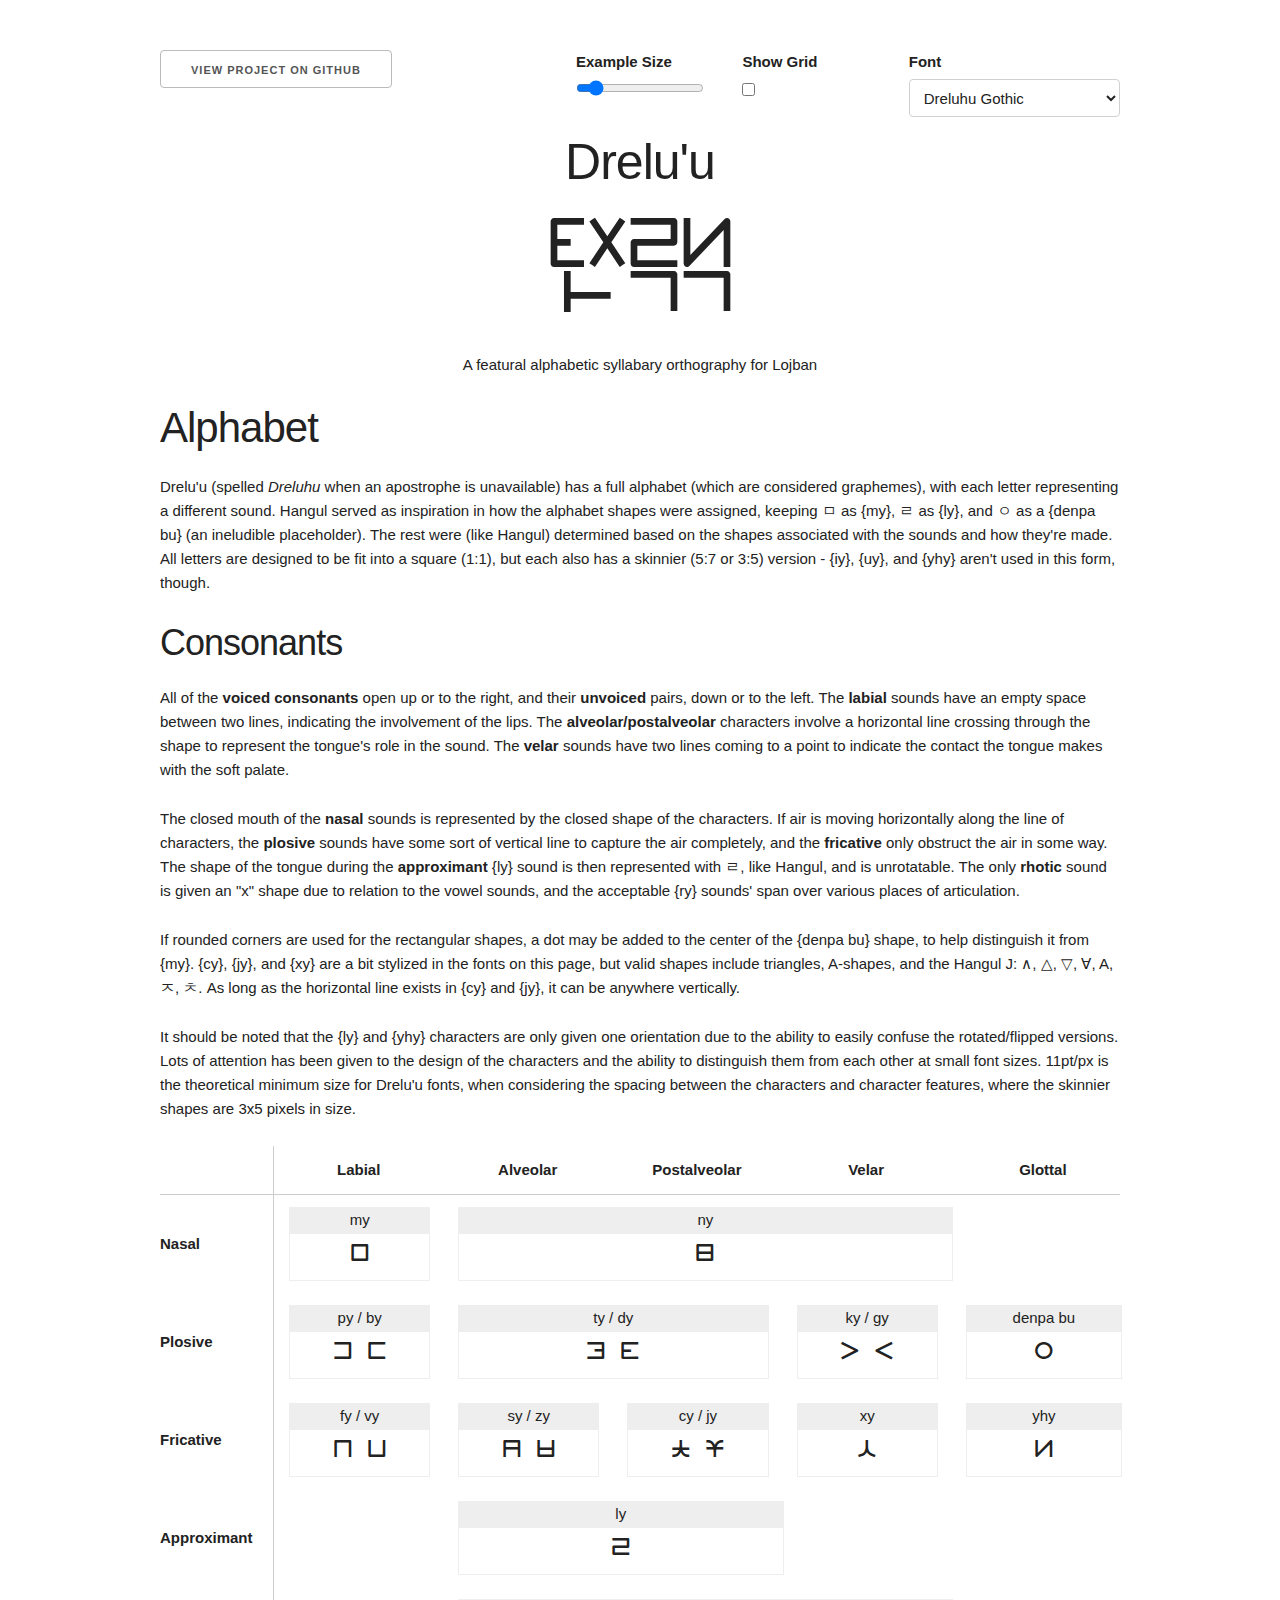
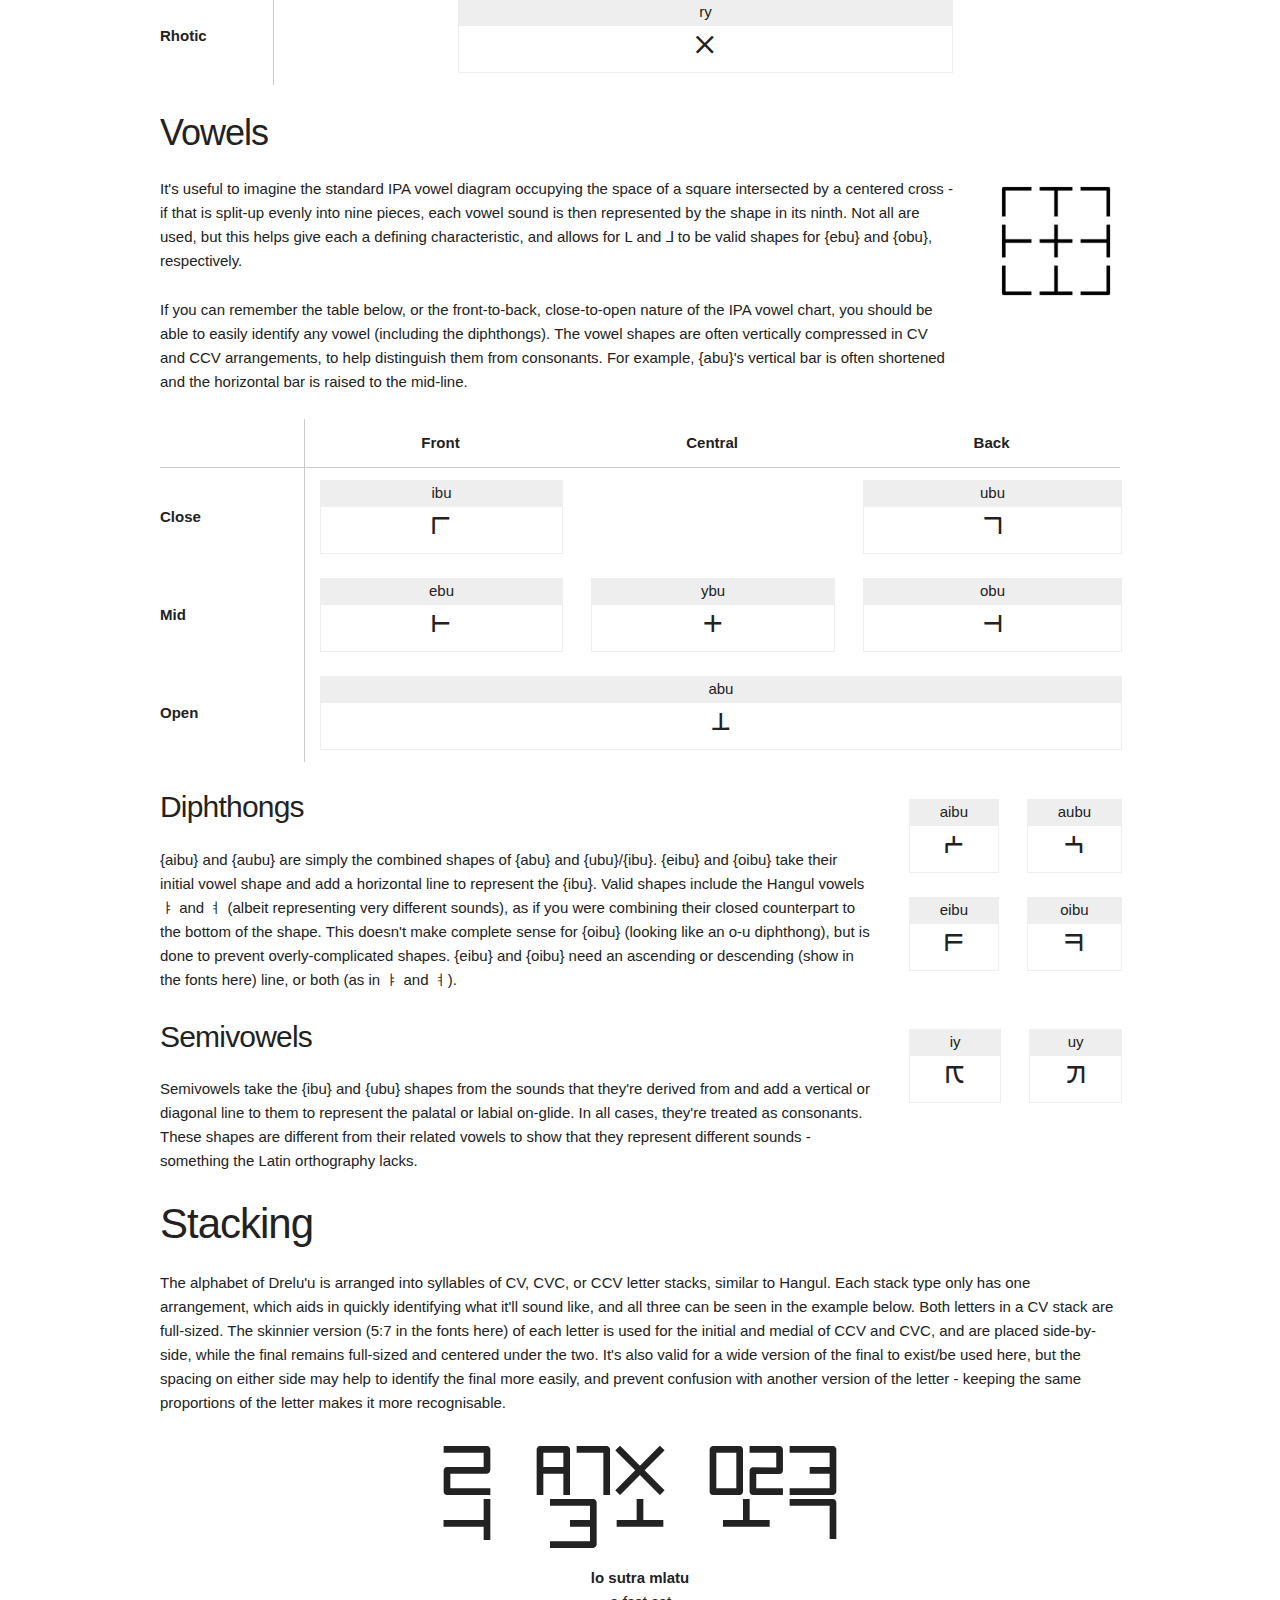
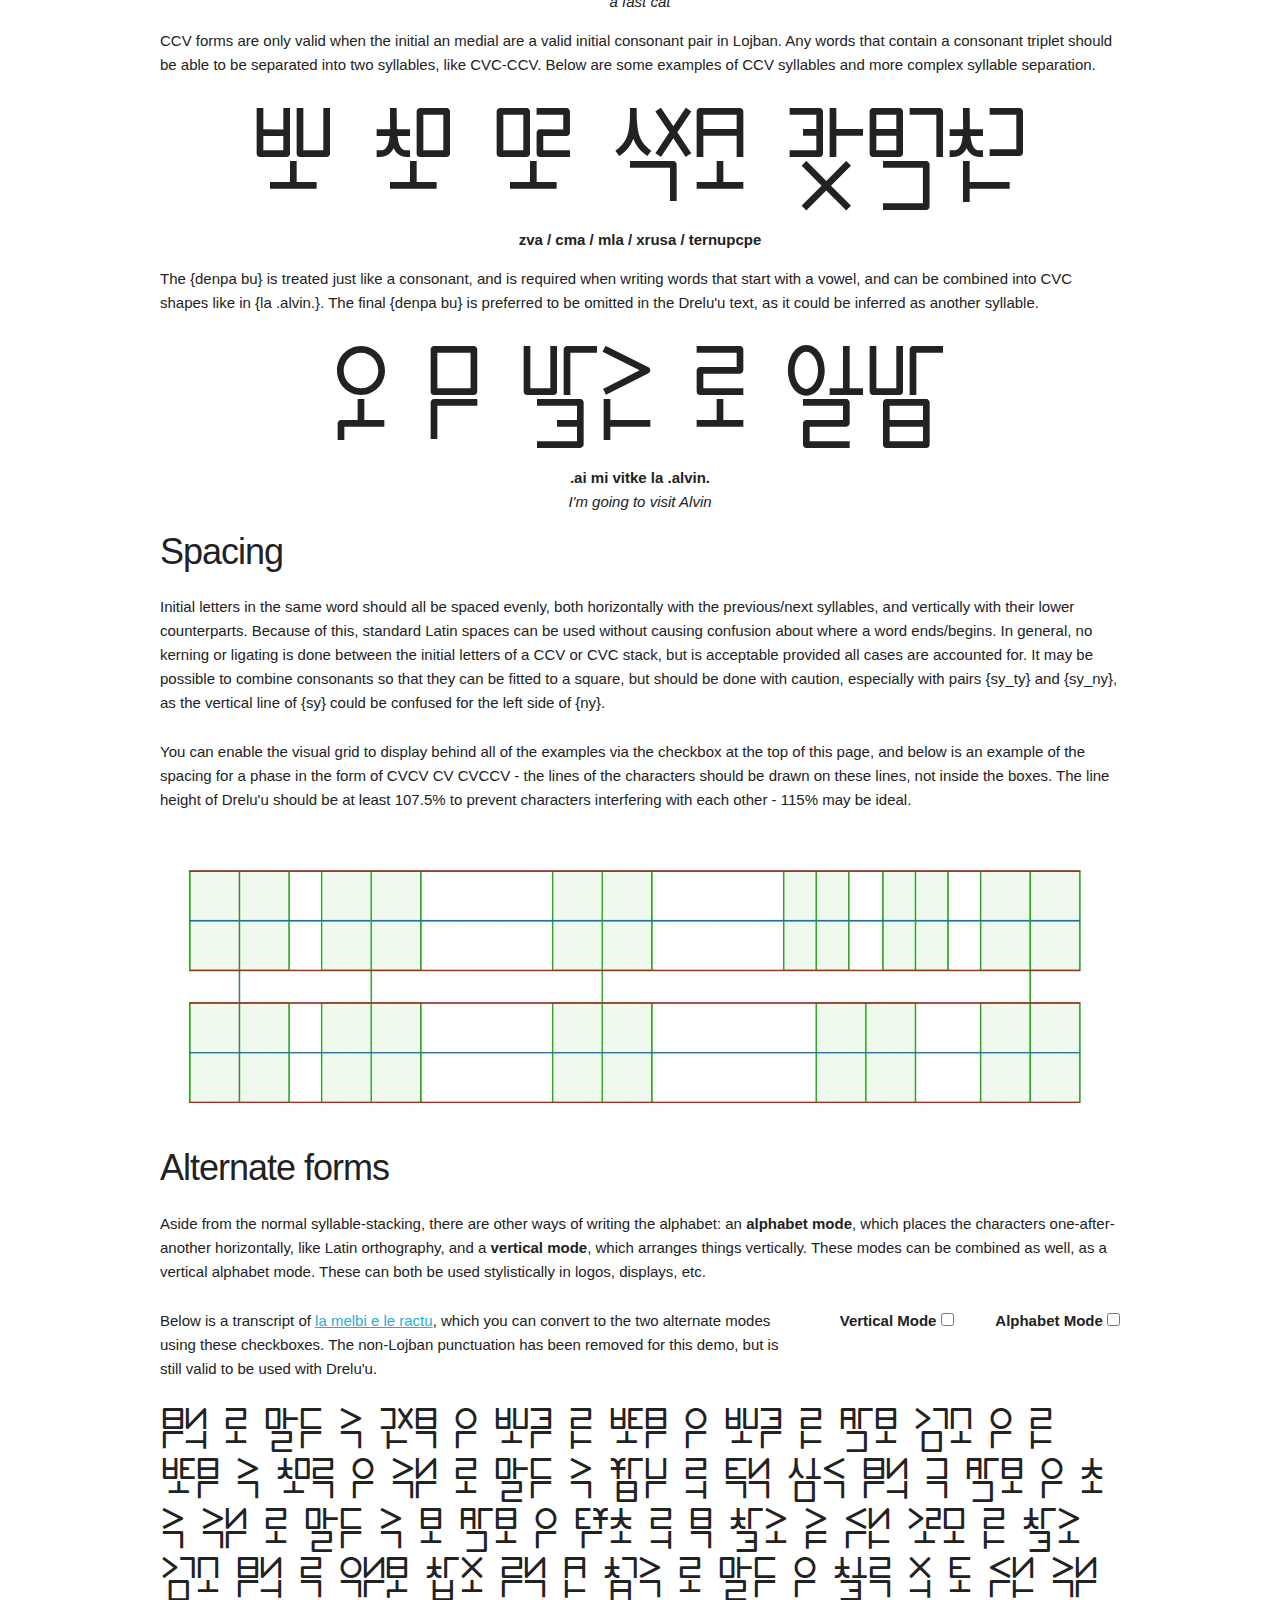
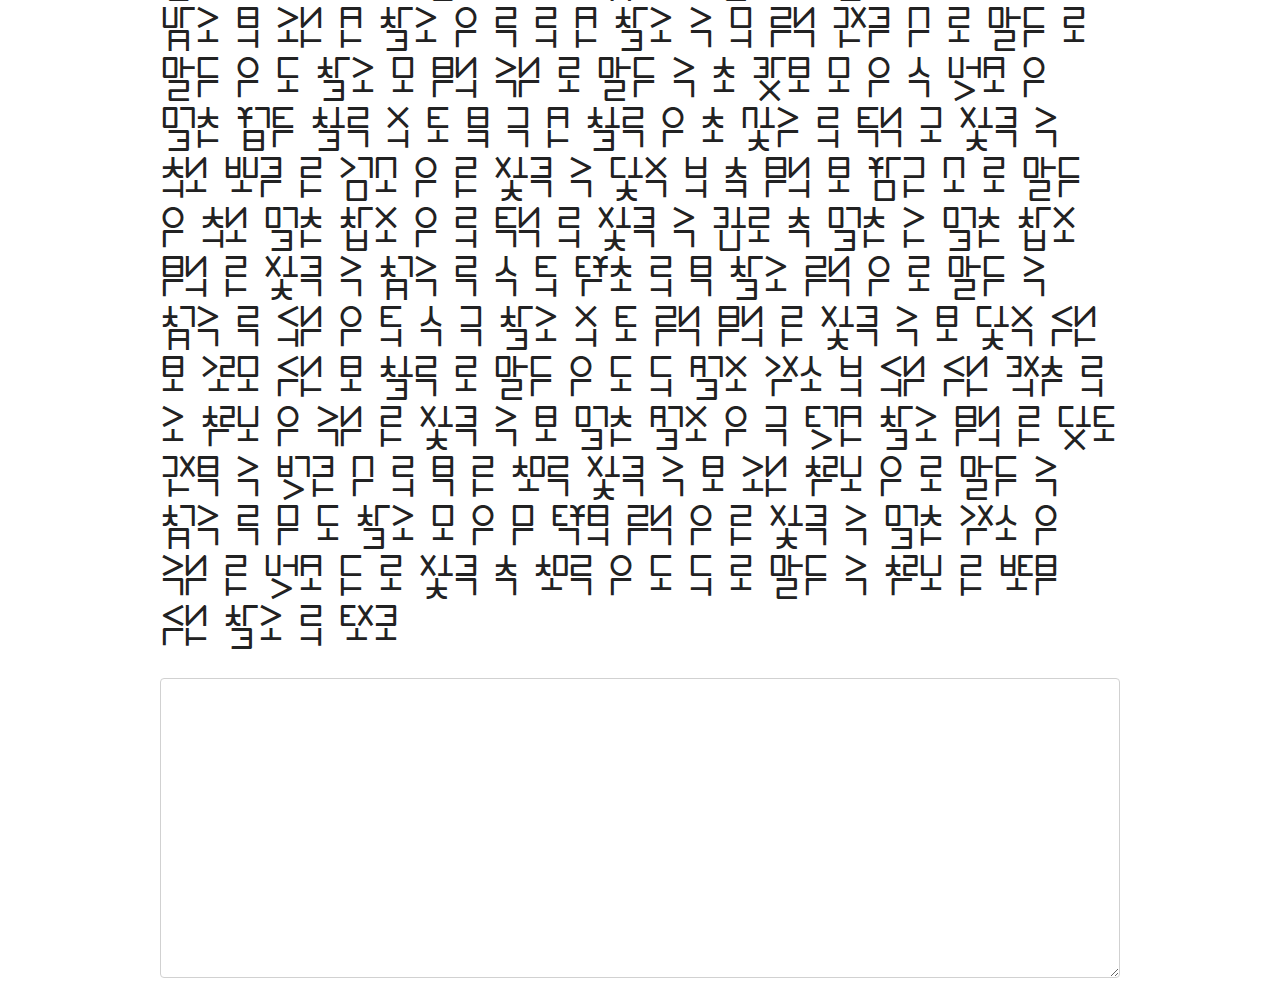
<file: index.html>
<!DOCTYPE html>
<html lang="en">
<head>

  <!-- Basic Page Needs
    –––––––––––––––––––––––––––––––––––––––––––––––––– -->
    <meta charset="utf-8">
    <title>Drelu'u - An alphabetic syllabary orthography for Lojban</title>
    <meta name="description" content="">
    <meta name="author" content="">

  <!-- Mobile Specific Metas
    –––––––––––––––––––––––––––––––––––––––––––––––––– -->
    <meta name="viewport" content="width=device-width, initial-scale=1">

  <!-- FONT
    –––––––––––––––––––––––––––––––––––––––––––––––––– -->
    <!--link href="https://fonts.googleapis.com/css?family=Raleway:400,300,600" rel="stylesheet" type="text/css"-->

  <!-- CSS
    –––––––––––––––––––––––––––––––––––––––––––––––––– -->
    <link rel="stylesheet" href="css/normalize.css">
    <link rel="stylesheet" href="css/skeleton.css">
    <link rel="stylesheet" href="css/ime.css">

  <!-- Favicon
    –––––––––––––––––––––––––––––––––––––––––––––––––– -->
    <!--link rel="icon" type="image/png" href="images/favicon.png"-->


  </head>
  <body>

    <div class="container">

      <div class="row">
        <div class="columns five">

          <a href="https://github.com/jackhumbert/dreluhu" class="button">View Project on Github</a>
        </div>
        <div class="columns two">
          <label>Example Size</label>
          <input type="range" value="100" id="font-size" min="15" max="800" class="u-full-width" />
        </div>
        <div class="columns two">
          <label for="show-grid">Show Grid</label>
          <input type="checkbox" id="show-grid" />
        </div>
        <div class="columns three">
          <label>Font</label>
          <select id="font-selector" class="u-full-width">
            <option value="Dreluhu Ming">Dreluhu Ming</option>
            <option value="Dreluhu Gothic" selected>Dreluhu Gothic</option>
            <option value="Dreluhu Future">Dreluhu Future</option>
          </select>
        </div>
      </div>

      <h1>Drelu'u</h1>
      <div class="figure"><div class="dlh"><upper></upper><lower></lower><ccv></ccv><cv class="ccv"></cv><cv class="ccvcv"></cv></div></div>

      <p class="center">A featural alphabetic syllabary orthography for Lojban</p>

      <h2>Alphabet</h2>

      <p>Drelu'u (spelled <i>Dreluhu</i> when an apostrophe is unavailable) has a full alphabet (which are considered graphemes), with each letter representing a different sound. Hangul served as inspiration in how the alphabet shapes were assigned, keeping ㅁ as {my}, ㄹ as {ly}, and ㅇ as a {denpa bu} (an ineludible placeholder). The rest were (like Hangul) determined based on the shapes associated with the sounds and how they're made. All letters are designed to be fit into a square (1:1), but each also has a skinnier (5:7 or 3:5) version - {iy}, {uy}, and {yhy} aren't used in this form, though.</p>

      <h3>Consonants</h3>

      <p>All of the <b>voiced consonants</b> open up or to the right, and their <b>unvoiced</b> pairs, down or to the left. The <b>labial</b> sounds have an empty space between two lines, indicating the involvement of the lips. The <b>alveolar/postalveolar</b> characters involve a horizontal line crossing through the shape to represent the tongue's role in the sound. The <b>velar</b> sounds have two lines coming to a point to indicate the contact the tongue makes with the soft palate.</p>

      <p>The closed mouth of the <b>nasal</b> sounds is represented by the closed shape of the characters. If air is moving horizontally along the line of characters, the <b>plosive</b> sounds have some sort of vertical line to capture the air completely, and the <b>fricative</b> only obstruct the air in some way. The shape of the tongue during the <b>approximant</b> {ly} sound is then represented with ㄹ, like Hangul, and is unrotatable. The only <b>rhotic</b> sound is given an "x" shape due to relation to the vowel sounds, and the acceptable {ry} sounds' span over various places of articulation.</p>

      <p>If rounded corners are used for the rectangular shapes, a dot may be added to the center of the {denpa bu} shape, to help distinguish it from {my}. {cy}, {jy}, and {xy} are a bit stylized in the fonts on this page, but valid shapes include triangles, A-shapes, and the Hangul J: ∧, △, ▽, ∀, A, ㅈ, ㅊ. As long as the horizontal line exists in {cy} and {jy}, it can be anywhere vertically.</p>

      <p>It should be noted that the {ly} and {yhy} characters are only given one orientation due to the ability to easily confuse the rotated/flipped versions. Lots of attention has been given to the design of the characters and the ability to distinguish them from each other at small font sizes. 11pt/px is the theoretical minimum size for Drelu'u fonts, when considering the spacing between the characters and character features, where the skinnier shapes are 3x5 pixels in size.</p>

      <table class="characters">
        <thead>
          <th></th>
          <th>Labial</th>
          <th>Alveolar</th>
          <th>Post&shy;alveolar</th>
          <th>Velar</th>
          <th>Glottal</th>
        </thead>
        <tbody>
          <tr>
            <th>Nasal</th>
            <td><div class="character-legend">my</div><div class="character">&#xeb70;</div></td>
            <td colspan="3"><div class="character-legend">ny</div><div class="character">&#xeb60;</div></td>
          </tr>
          <tr>
            <th>Plosive</th>
            <td><div class="character-legend">py / by</div><div class="character">&#xeb72; &#xeb71;</div></td>
            <td colspan="2"><div class="character-legend">ty / dy</div><div class="character">&#xeb62; &#xeb61;</div></td>
            <td><div class="character-legend">ky / gy</div><div class="character">&#xeb75; &#xeb65;</div></td>
            <td><div class="character-legend">denpa bu</div><div class="character">&#xeb7f;</div></td>
          </tr>
          <tr>
            <th>Fricative</th>
            <td><div class="character-legend">fy / vy</div><div class="character">&#xeb74; &#xeb73;</div></td>
            <td><div class="character-legend">sy / zy</div><div class="character">&#xeb64; &#xeb63;</div></td>
            <td><div class="character-legend">cy / jy</div><div class="character">&#xeb76; &#xeb66;</div></td>
            <td><div class="character-legend">xy</div><div class="character">&#xeb67;</div></td>
            <td><div class="character-legend">yhy</div><div class="character">&#xeb77;</div></td>
          </tr>
          <tr>
            <th>Approxi&shy;mant</th>
            <td></td>
            <td colspan="2"><div class="character-legend">ly</div><div class="character">&#xeb79;</div></td>
          </tr>
          <tr>
            <th>Rhotic</th>
            <td></td>
            <td colspan="3"><div class="character-legend">ry</div><div class="character">&#xeb69;</div></td>
          </tr>
        </tbody>
      </table>

      <h3>Vowels</h3>

      <div class="row">
        <div class="columns ten">
          <p>It's useful to imagine the standard IPA vowel diagram occupying the space of a square intersected by a centered cross - if that is split-up evenly into nine pieces, each vowel sound is then represented by the shape in its ninth. Not all are used, but this helps give each a defining characteristic, and allows for L and ⅃ to be valid shapes for {ebu} and {obu}, respectively.</p>

          <p>If you can remember the table below, or the front-to-back, close-to-open nature of the IPA vowel chart, you should be able to easily identify any vowel (including the diphthongs). The vowel shapes are often vertically compressed in CV and CCV arrangements, to help distinguish them from consonants. For example, {abu}'s vertical bar is often shortened and the horizontal bar is raised to the mid-line.</p>
        </div>
        <div class="columns two">
          <img src="vowel-box.jpg" class="u-full-width" />
        </div>
      </div>

      <table class="characters">
        <thead>
          <th></th>
          <th>Front</th>
          <th>Central</th>
          <th>Back</th>
        </thead>
        <tbody>
          <tr>
            <th>Close</th>
            <td><div class="character-legend">ibu</div><div class="character">&#xeb6c;</div></td>
            <td></td>
            <td><div class="character-legend">ubu</div><div class="character">&#xeb6d;</div></td>
          </tr>
          <tr>
            <th>Mid</th>
            <td><div class="character-legend">ebu</div><div class="character">&#xeb6a;</div></td>
            <td><div class="character-legend">ybu</div><div class="character">&#xeb6f;</div></td>
            <td><div class="character-legend">obu</div><div class="character">&#xeb6b;</div></td>
          </tr>
          <tr>
            <th>Open</th>
            <td colspan="3"><div class="character-legend">abu</div><div class="character">&#xeb6e;</div></td>
          </tr>
        </tbody>
      </table>


      <div class="row">
        <div class="columns nine">
          <h4>Diphthongs</h4>
          <p>{aibu} and {aubu} are simply the combined shapes of {abu} and {ubu}/{ibu}. {eibu} and {oibu} take their initial vowel shape and add a horizontal line to represent the {ibu}. Valid shapes include the Hangul vowels ㅑ and ㅕ (albeit representing very different sounds), as if you were combining their closed counterpart to the bottom of the shape. This doesn't make complete sense for {oibu} (looking like an o-u diphthong), but is done to prevent overly-complicated shapes. {eibu} and {oibu} need an ascending or descending (show in the fonts here) line, or both (as in ㅑ and ㅕ).</p>
        </div>
        <div class="columns three">
          <table class="characters">      
            <tbody>
              <tr>
                <td><div class="character-legend">aibu</div><div class="character">&#xeb7a;</div></td>
                <td><div class="character-legend">aubu</div><div class="character">&#xeb7d;</div></td>
              </tr>
              <tr>
                <td><div class="character-legend">eibu</div><div class="character">&#xeb7b;</div></td>
                <td><div class="character-legend">oibu</div><div class="character">&#xeb7c;</div></td>
              </tr>
            </tbody>
          </table>
        </div>
      </div>
      <div class="row">
        <div class="columns nine">
          <h4>Semivowels</h4>
          <p>Semivowels take the {ibu} and {ubu} shapes from the sounds that they're derived from and add a vertical or diagonal line to them to represent the palatal or labial on-glide. In all cases, they're treated as consonants. These shapes are different from their related vowels to show that they represent different sounds - something the Latin orthography lacks.</p>
        </div>
        <div class="columns three">
          <table class="characters">      
            <tbody>
              <tr>
                <td><div class="character-legend">iy</div><div class="character">&#xeb68;</div></td>
                <td><div class="character-legend">uy</div><div class="character">&#xeb78;</div></td>
              </tr>
            </tbody>
          </table>
        </div>
      </div>

      <h2>Stacking</h2>

      <p>The alphabet of Drelu'u is arranged into syllables of CV, CVC, or CCV letter stacks, similar to Hangul. Each stack type only has one arrangement, which aids in quickly identifying what it'll sound like, and all three can be seen in the example below. Both letters in a CV stack are full-sized. The skinnier version (5:7 in the fonts here) of each letter is used for the initial and medial of CCV and CVC, and are placed side-by-side, while the final remains full-sized and centered under the two. It's also valid for a wide version of the final to exist/be used here, but the spacing on either side may help to identify the final more easily, and prevent confusion with another version of the letter - keeping the same proportions of the letter makes it more recognisable.</p>

      <div class="figure">
        <div class="dlh"><upper></upper><lower></lower><cv></cv> <ccv></ccv><cv class="ccv"></cv> <ccv></ccv><cv class="ccv"></cv></div>
        <div class="jbo">lo sutra mlatu</div>
        <div class="eng">a fast cat</div>
      </div>

      <p>CCV forms are only valid when the initial an medial are a valid initial consonant pair in Lojban. Any words that contain a consonant triplet should be able to be separated into two syllables, like CVC-CCV. Below are some examples of CCV syllables and more complex syllable separation.</p>      

      <div class="figure">
        <div class="dlh"><upper></upper><lower></lower><ccv></ccv> <ccv></ccv> <ccv></ccv> <ccv></ccv><cv class="ccv"></cv> <ccv></ccv><ccv class="ccv"></ccv><ccv class="ccvccv"></ccv></div>
        <div class="jbo">zva / cma / mla / xrusa / ternupcpe</div>
      </div>

      <p>The {denpa bu} is treated just like a consonant, and is required when writing words that start with a vowel, and can be combined into CVC shapes like in {la .alvin.}. The final {denpa bu} is preferred to be omitted in the Drelu'u text, as it could be inferred as another syllable.</p>

      <div class="figure">
        <div class="dlh"><upper></upper><lower></lower><cv></cv> <cv></cv> <ccv></ccv><cv class="ccv"></cv> <cv></cv> <ccv></ccv><ccv class="ccv"></ccv></div>
        <div class="jbo">.ai mi vitke la .alvin.</div>
        <div class="eng">I'm going to visit Alvin</div>
      </div>

      <h3>Spacing</h3>

      <p>Initial letters in the same word should all be spaced evenly, both horizontally with the previous/next syllables, and vertically with their lower counterparts. Because of this, standard Latin spaces can be used without causing confusion about where a word ends/begins. In general, no kerning or ligating is done between the initial letters of a CCV or CVC stack, but is acceptable provided all cases are accounted for. It may be possible to combine consonants so that they can be fitted to a square, but should be done with caution, especially with pairs {sy_ty} and {sy_ny}, as the vertical line of {sy} could be confused for the left side of {ny}.</p>

      <p>You can enable the visual grid to display behind all of the examples via the checkbox at the top of this page, and below is an example of the spacing for a phase in the form of CVCV CV CVCCV - the lines of the characters should be drawn on these lines, not inside the boxes. The line height of Drelu'u should be at least 107.5% to prevent characters interfering with each other - 115% may be ideal.</p>

      <img src="alignment.jpg" class="u-full-width" />

      <h3>Alternate forms</h3>

      <p>Aside from the normal syllable-stacking, there are other ways of writing the alphabet: an <b>alphabet mode</b>, which places the characters one-after-another horizontally, like Latin orthography, and a <b>vertical mode</b>, which arranges things vertically. These modes can be combined as well, as a vertical alphabet mode. These can both be used stylistically in logos, displays, etc.</p>

      <div class="row">
        <div class="columns eight">
          <p>Below is a transcript of <a href="http://foldr.moe/la-melbi-e-le-ractu/">la melbi e le ractu</a>, which you can convert to the two alternate modes using these checkboxes. The non-Lojban punctuation has been removed for this demo, but is still valid to be used with Drelu'u.</p>
        </div>
        <div class="columns two">
          <label class="u-pull-right">Vertical Mode <input type="checkbox" id="vertical-mode" /></label>
        </div>
        <div class="columns two">
          <label class="u-pull-right">Alphabet Mode <input type="checkbox" id="alphabet-mode" /></label>
        </div>
      </div>

      <p class="dlh" id="full-example">    
   
    
    
        
  
        
          
        
          
             
   
        
  
         
           
      
     
   
           
            
              
             
           
       
   
               
             
              
  
         </p>

      <textarea id="textarea" class="reference"></textarea>

    </div>
    <script>

      function hasClass(ele, cls) {
        return !!ele.className.match(new RegExp('(\\s|^)'+cls+'(\\s|$)'));
      }

      function addClass(ele, cls) {
        if (!hasClass(ele,cls)) ele.className += " "+cls;
      }

      function removeClass(ele, cls) {
        if (hasClass(ele,cls)) {
          var reg = new RegExp('(\\s|^)'+cls+'(\\s|$)');
          ele.className=ele.className.replace(reg,' ');
        }
      }

      function toggleClass(ele, cls) {
        if (hasClass(ele,cls))
          removeClass(ele,cls);
        else
          addClass(ele,cls);
      }

      function updateSize(e) {
       document.documentElement.style.setProperty('--size', this.value + "px");
     }

     function updateGrid(e) {
      var items = [].slice.call(document.getElementsByClassName("dlh"));
      if (show_grid.checked)
        items.forEach(item => addClass(item, "grid"));
      else
        items.forEach(item => removeClass(item, "grid"));
    }

    function updateFont(e) {
     document.documentElement.style.setProperty('--selected-font', this.value);
   }

   var font_size_input = document.getElementById('font-size');
   font_size_input.addEventListener('change', updateSize);
   font_size_input.addEventListener('mousemove', updateSize);

   var show_grid = document.getElementById('show-grid');
   show_grid.addEventListener('change', updateGrid);

   var font_selector = document.getElementById('font-selector');
   font_selector.addEventListener('change', updateFont);

   var vertical_mode = document.getElementById('vertical-mode');
   vertical_mode.addEventListener('change', function(e) {
      var p = document.getElementById("full-example");
      if (this.checked)
        addClass(p, "vertical-mode");
      else
        removeClass(p, "vertical-mode");
   });

   var vertical_mode = document.getElementById("alphabet-mode");
   vertical_mode.addEventListener('change', function(e) {
      var p = document.getElementById("full-example");
      if (this.checked)
        addClass(p, "alphabet-mode");
      else
        removeClass(p, "alphabet-mode");
   });

   HTMLTextAreaElement.prototype.insertAtCaret = function (text) {
    if (this.selectionStart || this.selectionStart === 0) {
      var startPos = this.selectionStart,
      endPos   = this.selectionEnd,
      before   = this.value.substring(0, startPos),
      after    = this.value.substring(endPos, this.value.length);
      this.value = before + text + after;
      this.selectionStart = startPos + text.length;
      this.selectionEnd   = startPos + text.length;
    } else {
      this.value += text;
    }
  };

// Global Helpers

var log = console.log.bind(console);

function id (x) {
  return x;
}

function trim (str) {
  return str.trim();
}

function toArray (list) {
  return Array.prototype.slice.apply(list);
}

function Q (sel, parent) {
  return toArray((parent || document).querySelectorAll(sel));
};

function comp (a, b) {
  return function (x) { return a(b(x)); }
}

function defer (λ) {
  return setTimeout(λ, 0);
}

function deferOf (λ) {
  return function () { defer(λ); };
}

var ta = document.getElementById("textarea");

const UNICODE_START = 0xEB60;
const lerfu_index = "ndtzsgjx reoiuaymbpvfkc' l    ,.";
const allowable = "():;\"?!<>[]{}«»";

function latinConvert(c) {
  if (c.codePointAt(0) >= UNICODE_START || (allowable.indexOf(c) >= 0)) {
    return c;
  }
  if (c == " ")
    return " ";
  if (c == "h" || c == "H")
    c = "'";
  if (lerfu_index.indexOf(c.toLowerCase()) >= 0)
    return String.fromCodePoint(UNICODE_START + lerfu_index.indexOf(c.toLowerCase()));
  if (c == "\n")
    return "\n";
  if (c == "\t")
    return "\t";
  return "";
}

ta.onkeydown = function(event) {
  var kc = event.keyCode;
  var k = event.key;

  if (kc == 8) // backspace
    return true;
  if (kc >= 37 && kc <= 40) // arrow keys
    return true;
  if (event.ctrlKey) // ignore anything with ctrl
    return true;
  if (kc == 13)
    k = "\n";
  if (kc == 9)
    k = "\t";

  ta.insertAtCaret(latinConvert(k));
  return false;
};

ta.onpaste = function(event) {
  var text = undefined;
  if (window.clipboardData && window.clipboardData.getData) { // IE
    text = window.clipboardData.getData('Text');
  } else if (event.clipboardData && event.clipboardData.getData) {
    text = event.clipboardData.getData('text/plain');
  }
  for (var i = 0; i < [...text].length; i++) {
    ta.insertAtCaret(latinConvert([...text][i]));
  }
  return false;
}; 

</script>
</body>
</html>
</file>
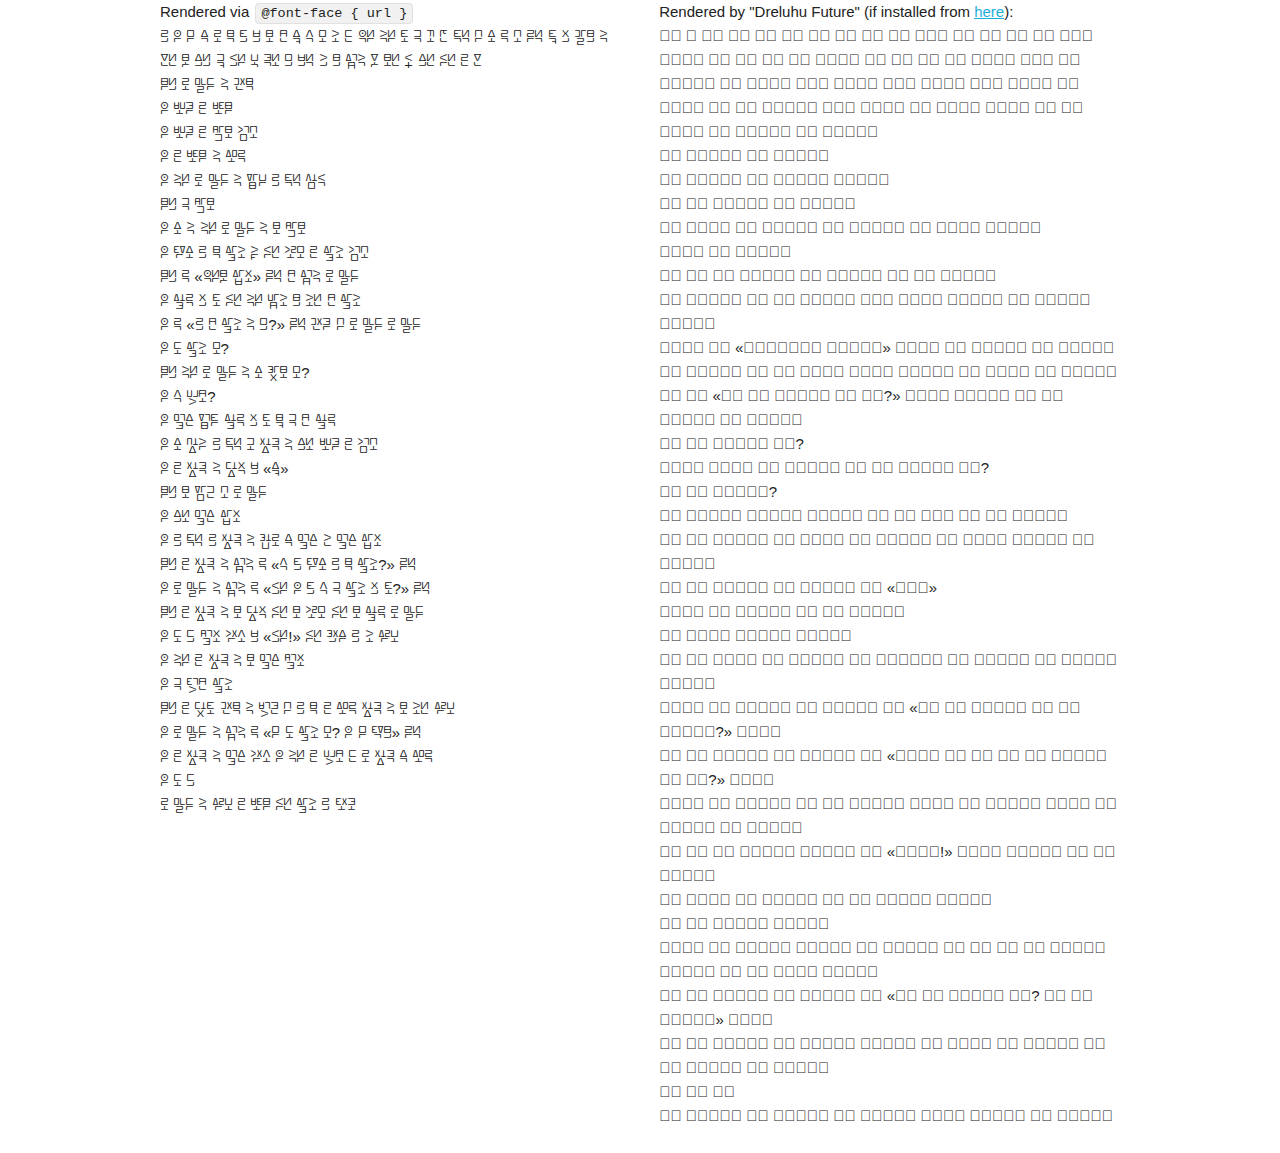
<file: bitmaps.html>
<!DOCTYPE html>
<html lang="en">
<head>

  <!-- Basic Page Needs
  –––––––––––––––––––––––––––––––––––––––––––––––––– -->
  <meta charset="utf-8">
  <title>Embedded Bitmap Test</title>
  <meta name="description" content="">
  <meta name="author" content="">

  <!-- Mobile Specific Metas
  –––––––––––––––––––––––––––––––––––––––––––––––––– -->
  <meta name="viewport" content="width=device-width, initial-scale=1">

  <!-- FONT
  –––––––––––––––––––––––––––––––––––––––––––––––––– -->
  <!--link href="https://fonts.googleapis.com/css?family=Raleway:400,300,600" rel="stylesheet" type="text/css"-->

  <!-- CSS
  –––––––––––––––––––––––––––––––––––––––––––––––––– -->
  <link rel="stylesheet" href="css/normalize.css">
  <link rel="stylesheet" href="css/skeleton.css">

  <!-- Favicon
  –––––––––––––––––––––––––––––––––––––––––––––––––– -->
  <!--link rel="icon" type="image/png" href="images/favicon.png"-->

  <style>
    @font-face { font-family: "font"; font-weight: normal; src: url('future.otf'); }

    .fontface {
      font-family: "Lato", "HelveticaNeue", "Helvetica Neue", Helvetica, Arial, sans-serif, "font";
    }
    .system {
      font-family: "Lato", "HelveticaNeue", "Helvetica Neue", Helvetica, Arial, sans-serif, "Dreluhu Future";
    }
  </style>

</head>
<body>

  <div class="container">

    <div class="row">
      <div class="column one-half">
        <p class="reference fontface">Rendered via <code>@font-face { url }</code><br />
          
















































<br />
    <br />
   <br />
    <br />
    <br />
        <br />
  <br />
        <br />
          <br />
  « »     <br />
          <br />
  «    ?»       <br />
   ?<br />
        ?<br />
  ?<br />
         <br />
           <br />
      «»<br />
     <br />
   <br />
           <br />
      «     ?» <br />
      «       ?» <br />
             <br />
      «!»     <br />
       <br />
   <br />
               <br />
      «   ?   » <br />
              <br />
  <br />
         <br />
      </div>

      <div class="column one-half">
        <p class="reference system">Rendered by "Dreluhu Future" (if installed from <a href="https://github.com/jackhumbert/dreluhu/blob/master/future.otf">here</a>):<br />
          
















































<br />
    <br />
   <br />
    <br />
    <br />
        <br />
  <br />
        <br />
          <br />
  « »     <br />
          <br />
  «    ?»       <br />
   ?<br />
        ?<br />
  ?<br />
         <br />
           <br />
      «»<br />
     <br />
   <br />
           <br />
      «     ?» <br />
      «       ?» <br />
             <br />
      «!»     <br />
       <br />
   <br />
               <br />
      «   ?   » <br />
              <br />
  <br />
         <br />
      </div>
    </div>

  </div>

</body>
</html>
</file>
<file: css/skeleton.css>
/*
* Skeleton V2.0.4
* Copyright 2014, Dave Gamache
* www.getskeleton.com
* Free to use under the MIT license.
* http://www.opensource.org/licenses/mit-license.php
* 12/29/2014
*/


/* Table of contents
––––––––––––––––––––––––––––––––––––––––––––––––––
- Grid
- Base Styles
- Typography
- Links
- Buttons
- Forms
- Lists
- Code
- Tables
- Spacing
- Utilities
- Clearing
- Media Queries
*/


/* Grid
–––––––––––––––––––––––––––––––––––––––––––––––––– */
.container {
  position: relative;
  width: 100%;
  max-width: 960px;
  margin: 0 auto;
  padding: 0 20px;
  box-sizing: border-box; }
.column,
.columns {
  width: 100%;
  float: left;
  box-sizing: border-box; }

/* For devices larger than 400px */
@media (min-width: 400px) {
  .container {
    width: 85%;
    padding: 0; }
}

/* For devices larger than 550px */
@media (min-width: 550px) {
  .container {
    width: 80%; }
  .column,
  .columns {
    margin-left: 4%; }
  .column:first-child,
  .columns:first-child {
    margin-left: 0; }

  .one.column,
  .one.columns                    { width: 4.66666666667%; }
  .two.columns                    { width: 13.3333333333%; }
  .three.columns                  { width: 22%;            }
  .four.columns                   { width: 30.6666666667%; }
  .five.columns                   { width: 39.3333333333%; }
  .six.columns                    { width: 48%;            }
  .seven.columns                  { width: 56.6666666667%; }
  .eight.columns                  { width: 65.3333333333%; }
  .nine.columns                   { width: 74.0%;          }
  .ten.columns                    { width: 82.6666666667%; }
  .eleven.columns                 { width: 91.3333333333%; }
  .twelve.columns                 { width: 100%; margin-left: 0; }

  .one-third.column               { width: 30.6666666667%; }
  .two-thirds.column              { width: 65.3333333333%; }

  .one-half.column                { width: 48%; }

  /* Offsets */
  .offset-by-one.column,
  .offset-by-one.columns          { margin-left: 8.66666666667%; }
  .offset-by-one.column.one,
  .offset-by-one.columns.one      { margin-left: 12.66666666667%; }
  .offset-by-two.column,
  .offset-by-two.columns          { margin-left: 17.3333333333%; }
  .offset-by-three.column,
  .offset-by-three.columns        { margin-left: 26%;            }
  .offset-by-four.column,
  .offset-by-four.columns         { margin-left: 34.6666666667%; }
  .offset-by-five.column,
  .offset-by-five.columns         { margin-left: 43.3333333333%; }
  .offset-by-six.column,
  .offset-by-six.columns          { margin-left: 52%;            }
  .offset-by-seven.column,
  .offset-by-seven.columns        { margin-left: 60.6666666667%; }
  .offset-by-eight.column,
  .offset-by-eight.columns        { margin-left: 69.3333333333%; }
  .offset-by-nine.column,
  .offset-by-nine.columns         { margin-left: 78.0%;          }
  .offset-by-ten.column,
  .offset-by-ten.columns          { margin-left: 86.6666666667%; }
  .offset-by-eleven.column,
  .offset-by-eleven.columns       { margin-left: 95.3333333333%; }

  .offset-by-one-third.column,
  .offset-by-one-third.columns    { margin-left: 34.6666666667%; }
  .offset-by-two-thirds.column,
  .offset-by-two-thirds.columns   { margin-left: 69.3333333333%; }

  .offset-by-one-half.column,
  .offset-by-one-half.columns     { margin-left: 52%; }

}


/* Base Styles
–––––––––––––––––––––––––––––––––––––––––––––––––– */
/* NOTE
html is set to 62.5% so that all the REM measurements throughout Skeleton
are based on 10px sizing. So basically 1.5rem = 15px :) */
html {
  font-size: 62.5%; }
body {
  font-size: 1.5em; /* currently ems cause chrome bug misinterpreting rems on body element */
  line-height: 1.6;
  font-weight: 400;
  color: #222; }


.center {
  text-align: center;
}

/* Typography
–––––––––––––––––––––––––––––––––––––––––––––––––– */
h1, h2, h3, h4, h5, h6 {
  margin-top: 0;
  margin-bottom: 2rem;
  font-weight: 300; }
h1 { font-size: 4.0rem; line-height: 1.2;  letter-spacing: -.1rem;}
h2 { font-size: 3.6rem; line-height: 1.25; letter-spacing: -.1rem; }
h3 { font-size: 3.0rem; line-height: 1.3;  letter-spacing: -.1rem; }
h4 { font-size: 2.4rem; line-height: 1.35; letter-spacing: -.08rem; }
h5 { font-size: 1.8rem; line-height: 1.5;  letter-spacing: -.05rem; }
h6 { font-size: 1.5rem; line-height: 1.6;  letter-spacing: 0; }

/* Larger than phablet */
@media (min-width: 550px) {
  h1 { font-size: 5.0rem; }
  h2 { font-size: 4.2rem; }
  h3 { font-size: 3.6rem; }
  h4 { font-size: 3.0rem; }
  h5 { font-size: 2.4rem; }
  h6 { font-size: 1.5rem; }
}

p {
  margin-top: 0; }


/* Links
–––––––––––––––––––––––––––––––––––––––––––––––––– */
a {
  color: #1EAEDB; }
a:hover {
  color: #0FA0CE; }


/* Buttons
–––––––––––––––––––––––––––––––––––––––––––––––––– */
.button,
button,
input[type="submit"],
input[type="reset"],
input[type="button"] {
  display: inline-block;
  height: 38px;
  padding: 0 30px;
  color: #555;
  text-align: center;
  font-size: 11px;
  font-weight: 600;
  line-height: 38px;
  letter-spacing: .1rem;
  text-transform: uppercase;
  text-decoration: none;
  white-space: nowrap;
  background-color: transparent;
  border-radius: 4px;
  border: 1px solid #bbb;
  cursor: pointer;
  box-sizing: border-box; }
.button:hover,
button:hover,
input[type="submit"]:hover,
input[type="reset"]:hover,
input[type="button"]:hover,
.button:focus,
button:focus,
input[type="submit"]:focus,
input[type="reset"]:focus,
input[type="button"]:focus {
  color: #333;
  border-color: #888;
  outline: 0; }
.button.button-primary,
button.button-primary,
input[type="submit"].button-primary,
input[type="reset"].button-primary,
input[type="button"].button-primary {
  color: #FFF;
  background-color: #33C3F0;
  border-color: #33C3F0; }
.button.button-primary:hover,
button.button-primary:hover,
input[type="submit"].button-primary:hover,
input[type="reset"].button-primary:hover,
input[type="button"].button-primary:hover,
.button.button-primary:focus,
button.button-primary:focus,
input[type="submit"].button-primary:focus,
input[type="reset"].button-primary:focus,
input[type="button"].button-primary:focus {
  color: #FFF;
  background-color: #1EAEDB;
  border-color: #1EAEDB; }


/* Forms
–––––––––––––––––––––––––––––––––––––––––––––––––– */
input[type="email"],
input[type="number"],
input[type="search"],
input[type="text"],
input[type="tel"],
input[type="url"],
input[type="password"],
textarea,
select {
  height: 38px;
  padding: 6px 10px; /* The 6px vertically centers text on FF, ignored by Webkit */
  background-color: #fff;
  border: 1px solid #D1D1D1;
  border-radius: 4px;
  box-shadow: none;
  box-sizing: border-box; }
/* Removes awkward default styles on some inputs for iOS */
input[type="email"],
input[type="number"],
input[type="search"],
input[type="text"],
input[type="tel"],
input[type="url"],
input[type="password"],
textarea {
  -webkit-appearance: none;
     -moz-appearance: none;
          appearance: none; }
textarea {
  min-height: 65px;
  padding-top: 6px;
  padding-bottom: 6px; }
input[type="email"]:focus,
input[type="number"]:focus,
input[type="search"]:focus,
input[type="text"]:focus,
input[type="tel"]:focus,
input[type="url"]:focus,
input[type="password"]:focus,
textarea:focus,
select:focus {
  border: 1px solid #33C3F0;
  outline: 0; }
label,
legend {
  display: block;
  margin-bottom: .5rem;
  font-weight: 600; }
fieldset {
  padding: 0;
  border-width: 0; }
input[type="checkbox"],
input[type="radio"] {
  display: inline; }
label > .label-body {
  display: inline-block;
  margin-left: .5rem;
  font-weight: normal; }


/* Lists
–––––––––––––––––––––––––––––––––––––––––––––––––– */
ul {
  list-style: circle inside; }
ol {
  list-style: decimal inside; }
ol, ul {
  padding-left: 0;
  margin-top: 0; }
ul ul,
ul ol,
ol ol,
ol ul {
  margin: 1.5rem 0 1.5rem 3rem;
  font-size: 90%; }
li {
  margin-bottom: 1rem; }


/* Code
–––––––––––––––––––––––––––––––––––––––––––––––––– */
code {
  padding: .2rem .5rem;
  margin: 0 .2rem;
  font-size: 90%;
  white-space: nowrap;
  background: #F1F1F1;
  border: 1px solid #E1E1E1;
  border-radius: 4px; }
pre > code {
  display: block;
  padding: 1rem 1.5rem;
  white-space: pre; }


/* Tables
–––––––––––––––––––––––––––––––––––––––––––––––––– */
th,
td {
  padding: 12px 15px;
  text-align: left;
  border-bottom: 1px solid #E1E1E1; }
th:first-child,
td:first-child {
  padding-left: 0; }
th:last-child,
td:last-child {
  padding-right: 0; }


/* Spacing
–––––––––––––––––––––––––––––––––––––––––––––––––– */
button,
.button {
  margin-bottom: 1rem; }
input,
textarea,
select,
fieldset {
  margin-bottom: 1.5rem; }
pre,
blockquote,
dl,
figure,
table,
p,
ul,
ol,
form {
  margin-bottom: 2.5rem; }


/* Utilities
–––––––––––––––––––––––––––––––––––––––––––––––––– */
.u-full-width {
  width: 100%;
  box-sizing: border-box; }
.u-max-full-width {
  max-width: 100%;
  box-sizing: border-box; }
.u-pull-right {
  float: right; }
.u-pull-left {
  float: left; }


/* Misc
–––––––––––––––––––––––––––––––––––––––––––––––––– */
hr {
  margin-top: 3rem;
  margin-bottom: 3.5rem;
  border-width: 0;
  border-top: 1px solid #E1E1E1; }


/* Clearing
–––––––––––––––––––––––––––––––––––––––––––––––––– */

/* Self Clearing Goodness */
.container:after,
.row:after,
.u-cf {
  content: "";
  display: table;
  clear: both; }


/* Media Queries
–––––––––––––––––––––––––––––––––––––––––––––––––– */
/*
Note: The best way to structure the use of media queries is to create the queries
near the relevant code. For example, if you wanted to change the styles for buttons
on small devices, paste the mobile query code up in the buttons section and style it
there.
*/


/* Larger than mobile */
@media (min-width: 400px) {}

/* Larger than phablet (also point when grid becomes active) */
@media (min-width: 550px) {}

/* Larger than tablet */
@media (min-width: 750px) {}

/* Larger than desktop */
@media (min-width: 1000px) {}

/* Larger than Desktop HD */
@media (min-width: 1200px) {}
</file>
<file: css/ime.css>
@import url('../fonts.css');

:root {
	--red: rgba(255, 0, 0, .2);
	--blue: rgba(0, 0, 255, .2);    
	--green: rgba(41, 170, 34, 0.4);
    --green-bg: rgba(41, 170, 34, 0.12);
	--size: 100px;
	--line-thickness: calc(var(--size)*0.02);
	--selected-font: "Dreluhu Gothic";
}

body { 
	font-family: "Lato", "HelveticaNeue", "Helvetica Neue", Helvetica, Arial, sans-serif, "Dreluhu Future";
	padding-top: 50px;
    text-rendering: optimizeLegibility;
    font-feature-settings: "kern" 1, "mark" 1;
}

.system {
	font-family: "Lato", "HelveticaNeue", "Helvetica Neue", Helvetica, Arial, sans-serif, local("Dreluhu Future")
}

h1 {
	text-align: center;
}


#textarea {
	width: 100%;
	min-width: 100%;
	max-width: 100%;
	min-height: 300px;
	font-size: var(--size);
	background: transparent;
	font-family: var(--selected-font);
}

code, .zlm {
    padding: 0rem .5rem;
    margin: 0 .2rem;
    font-size: 90%;
    white-space: nowrap;
    background: #F1F1F1;
    border: 1px solid #E1E1E1;
    border-radius: 4px;
	font-size: 110%;
	line-height: 100%;
}

.back-button {
	position: absolute;
	top: 15px;
}

.characters {
	width: 100%;
}

.characters td {
	border: none;
	width: 10%;
}

.characters thead tr th {
	border-bottom: 1px solid #ccc;
	text-align: center;
}
.characters tbody tr th {
	border-bottom: 0px;
	border-right: 1px solid #ccc;
	width: 5%;
}
.characters thead tr th:empty {
	border-right: 1px solid #ccc;
}

.character-legend {
	border: 1px solid #eee;
	background: #eee;
	text-align: center;
	width: 100%;
}

.character {
	font-size: 36px;
	border: 1px solid #eee;
	background: white;
	width: 100%;
	text-align: center;
    line-height: 36px;
    padding-top: 10px;
	font-family: var(--selected-font);
}

.figure {
	margin-top: -1rem;
	text-align: center;
    margin-bottom: 1.5rem;
}

.jbo {
	font-weight: bold;
}


.eng {
	font-style: italic;
}

.dlh {
	font-family: var(--selected-font);
	letter-spacing: 0px ! important;
}

.figure .dlh {
	font-size: var(--size);
	position: relative;
	display: inline-block;
	padding: 0px calc(var(--size)*0.15);
	margin: calc(var(--size)*0.15) 0px calc(var(--size)*0.15);
	line-height: calc(var(--size)*1.06);
	pointer-events: none;
}

.figure .dlh.grid upper, .figure .dlh.grid lower {
	position: absolute;
	left: 0px;
	width: 100%;
	height: calc(var(--size)*0.38);
	border-bottom: var(--line-thickness) solid var(--red);
	border-top: var(--line-thickness) solid var(--red);
	z-index: -1;
	top: calc(var(--size)*0.051);
}

.figure .dlh.grid lower {
	top: calc(var(--size)*0.583);
}

.figure .dlh.grid upper:before, .figure .dlh.grid lower:before {
	content: "";
	position: absolute;
	left: 0px;
	width: 100%;
	border-top: var(--line-thickness) solid var(--blue);
	z-index: -1;
	top: 47.5%;
}

.figure .dlh.grid cv {    
    position: absolute;
    height: calc(var(--size)*0.381);
    width: calc(var(--size)/2.62);
    border-left: var(--line-thickness) solid var(--green);
    border-right: var(--line-thickness) solid var(--green);
    background: var(--green-bg);
    z-index: -1;
    margin-top: calc(var(--size)*0.071);
    margin-left: calc(var(--size)*0.09);
}

.figure .dlh.grid cv:before {
	content: "";    
    position: absolute;
    height: calc(var(--size)*0.381);
    width: calc(var(--size)/2.62);
    border-left: var(--line-thickness) solid var(--green);
    border-right: var(--line-thickness) solid var(--green);
    background: var(--green-bg);
    z-index: -1;
    margin-top: calc(var(--size)*0.531);
    left: 0px;
}

.figure .dlh.grid ccv {    
    position: absolute;
    height: calc(var(--size)*0.38);
    width: calc(var(--size)/4);
    border-left: var(--line-thickness) solid var(--green);
    border-right: var(--line-thickness) solid var(--green);
    background: var(--green-bg);
    z-index: -1;
    margin-top: calc(var(--size)*0.07);
    margin-left: calc(var(--size)*0.09);
}

.figure .dlh.grid ccv:before {   
	content: ""; 
    position: absolute;
    height: calc(var(--size)*0.38);
    width: calc(var(--size)/2.63);
    border-left: var(--line-thickness) solid var(--green);
    border-right: var(--line-thickness) solid var(--green);
    background: var(--green-bg);
    z-index: -1;
    margin-top: calc(var(--size)*0.533);
    margin-left: calc(var(--size)*0.113);
    left: 0px;
}
.figure .dlh.grid ccv:after {       
	content: "";
    position: absolute;
    height:calc(var(--size)*0.38);
    width: calc(var(--size)/4);
    border-left: var(--line-thickness) solid var(--green);
    border-right: var(--line-thickness) solid var(--green);
    background: var(--green-bg);
    z-index: -1;
    margin-top: 0;
    margin-left: calc(var(--size)*0.378);
    left: 0px;
}

.figure .dlh.grid cv.cv {
    margin-left: calc(var(--size)*0.624);
}

.figure .dlh.grid cv.ccv {
    margin-left: calc(var(--size)*0.89);
}
.figure .dlh.grid ccv.ccv {
    margin-left: calc(var(--size)*0.89);
}
.figure .dlh.grid ccv.ccvccv {
    margin-left: calc(var(--size)*1.694);
}
.figure .dlh.grid cv.ccvcv {
    margin-left: calc(var(--size)*1.425);
}

#full-example {
    font-size: calc(var(--size)/3 + 10px);
    line-height: 115%;
}

#full-example.vertical-mode {
    writing-mode: vertical-lr;
    margin-block-start: 0;
    margin-block-end: 0;
    width: 100%;
    height: 1000px;
    column-count: 1;
    line-height: 100%;
}

#full-example.alphabet-mode {
    font-feature-settings: "kern" 1, "mark" 1, "ss01";
    line-height: 83%;
}
</file>
